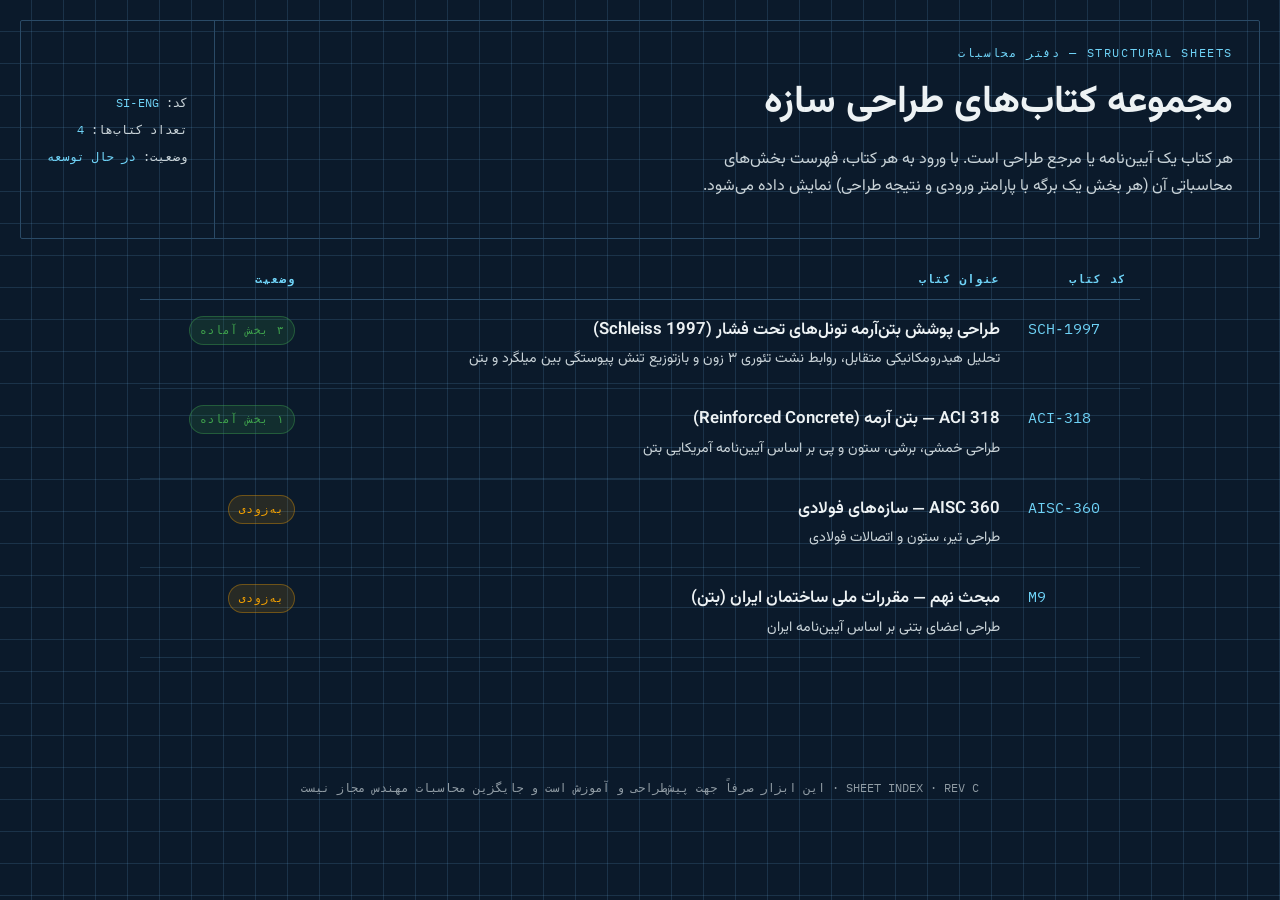
<file: index.html>
<!DOCTYPE html>
<html lang="fa" dir="rtl">
<head>
<meta charset="UTF-8">
<meta name="viewport" content="width=device-width, initial-scale=1.0">
<title>دفتر محاسبات سازه | Structural Sheets</title>
<meta name="description" content="مجموعه‌ای از ابزارهای محاسباتی طراحی سازه، سازمان‌یافته بر اساس کتاب‌ها و آیین‌نامه‌های مرجع">
<link rel="preconnect" href="https://fonts.googleapis.com">
<link href="https://fonts.googleapis.com/css2?family=Archivo+Expanded:wght@600;700&family=IBM+Plex+Mono:wght@400;500;600&family=Vazirmatn:wght@400;500;600;700&display=swap" rel="stylesheet">
<link rel="stylesheet" href="assets/style.css">
</head>
<body class="blueprint-bg">

  <div class="title-block">
    <div class="title-block__main">
      <p class="title-block__eyebrow">Structural Sheets — دفتر محاسبات</p>
      <h1 class="title-block__title">مجموعه کتاب‌های طراحی سازه</h1>
      <p style="color:var(--paper-dim); max-width:60ch; margin-top:10px;">
        هر کتاب یک آیین‌نامه یا مرجع طراحی است. با ورود به هر کتاب، فهرست بخش‌های محاسباتی آن (هر بخش یک برگه با پارامتر ورودی و نتیجه طراحی) نمایش داده می‌شود.
      </p>
    </div>
    <div class="title-block__meta">
      <div>کد: <span>SI‑ENG</span></div>
      <div>تعداد کتاب‌ها: <span>4</span></div>
      <div>وضعیت: <span>در حال توسعه</span></div>
    </div>
  </div>

  <div class="wrap">
    <table class="sheet-index">
      <thead>
        <tr>
          <th>کد کتاب</th>
          <th>عنوان کتاب</th>
          <th>وضعیت</th>
        </tr>
      </thead>
      <tbody>
        <!-- Book 1: Schleiss 1997 (New Active Book) - Now points to the book landing/index page -->
        <tr class="available" onclick="location.href='books/schleiss-1997-pressure-tunnels/index.html'">
          <td class="sheet-no">SCH‑1997</td>
          <td>
            <div class="proj-title">طراحی پوشش بتن‌آرمه تونل‌های تحت فشار (Schleiss 1997)</div>
            <div class="proj-desc">تحلیل هیدرومکانیکی متقابل، روابط نشت تئوری ۳ زون و بازتوزیع تنش پیوستگی بین میلگرد و بتن</div>
          </td>
          <td><span class="status ready">۳ بخش آماده</span></td>
        </tr>

        <!-- Book 2: ACI-318 -->
        <tr class="available" onclick="location.href='books/aci-318/index.html'">
          <td class="sheet-no">ACI‑318</td>
          <td>
            <div class="proj-title">ACI 318 — بتن آرمه (Reinforced Concrete)</div>
            <div class="proj-desc">طراحی خمشی، برشی، ستون و پی بر اساس آیین‌نامه آمریکایی بتن</div>
          </td>
          <td><span class="status ready">۱ بخش آماده</span></td>
        </tr>

        <!-- Book 3: AISC-360 -->
        <tr>
          <td class="sheet-no">AISC‑360</td>
          <td>
            <div class="proj-title">AISC 360 — سازه‌های فولادی</div>
            <div class="proj-desc">طراحی تیر، ستون و اتصالات فولادی</div>
          </td>
          <td><span class="status soon">به‌زودی</span></td>
        </tr>

        <!-- Book 4: M9 -->
        <tr>
          <td class="sheet-no">M9</td>
          <td>
            <div class="proj-title">مبحث نهم — مقررات ملی ساختمان ایران (بتن)</div>
            <div class="proj-desc">طراحی اعضای بتنی بر اساس آیین‌نامه ایران</div>
          </td>
          <td><span class="status soon">به‌زودی</span></td>
        </tr>
      </tbody>
    </table>
  </div>

  <footer>SHEET INDEX · REV C · این ابزار صرفاً جهت پیش‌طراحی و آموزش است و جایگزین محاسبات مهندس مجاز نیست</footer>

</body>
</html>
</file>
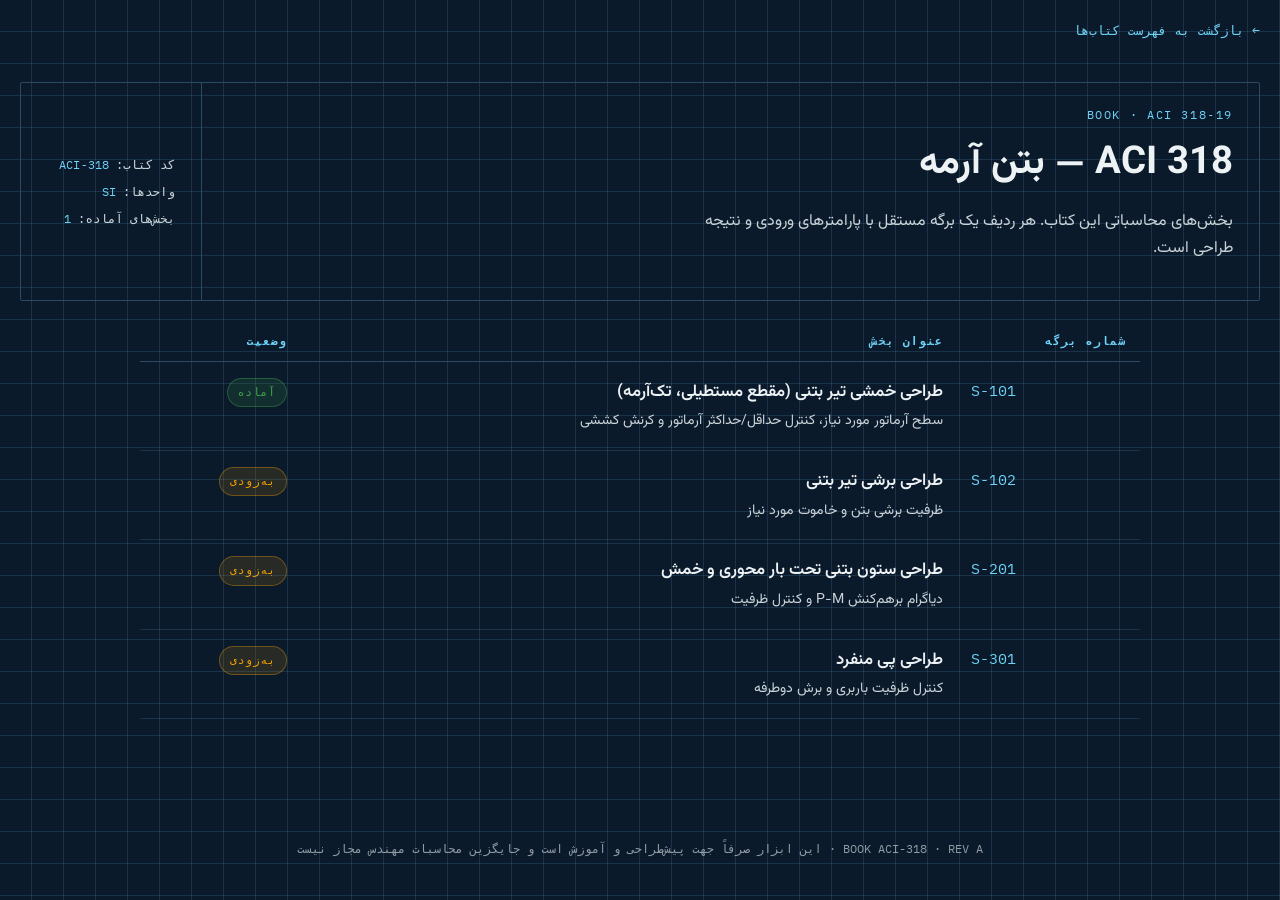
<file: books/aci-318/index.html>
<!DOCTYPE html>
<html lang="fa" dir="rtl">
<head>
<meta charset="UTF-8">
<meta name="viewport" content="width=device-width, initial-scale=1.0">
<title>ACI 318 | Structural Sheets</title>
<meta name="description" content="ابزارهای محاسباتی طراحی سازه بر اساس آیین‌نامه ACI 318">
<link rel="preconnect" href="https://fonts.googleapis.com">
<link href="https://fonts.googleapis.com/css2?family=Archivo+Expanded:wght@600;700&family=IBM+Plex+Mono:wght@400;500;600&family=Vazirmatn:wght@400;500;600;700&display=swap" rel="stylesheet">
<link rel="stylesheet" href="../../assets/style.css">
</head>
<body class="blueprint-bg">

  <a class="back-link" href="../../index.html">← بازگشت به فهرست کتاب‌ها</a>

  <div class="title-block">
    <div class="title-block__main">
      <p class="title-block__eyebrow">Book · ACI 318‑19</p>
      <h1 class="title-block__title">ACI 318 — بتن آرمه</h1>
      <p style="color:var(--paper-dim); max-width:60ch; margin-top:10px;">
        بخش‌های محاسباتی این کتاب. هر ردیف یک برگه مستقل با پارامترهای ورودی و نتیجه طراحی است.
      </p>
    </div>
    <div class="title-block__meta">
      <div>کد کتاب: <span>ACI‑318</span></div>
      <div>واحدها: <span>SI</span></div>
      <div>بخش‌های آماده: <span>1</span></div>
    </div>
  </div>

  <div class="wrap">
    <table class="sheet-index">
      <thead>
        <tr>
          <th>شماره برگه</th>
          <th>عنوان بخش</th>
          <th>وضعیت</th>
        </tr>
      </thead>
      <tbody>
        <tr class="available" onclick="location.href='beam-flexure/index.html'">
          <td class="sheet-no">S-101</td>
          <td>
            <div class="proj-title">طراحی خمشی تیر بتنی (مقطع مستطیلی، تک‌آرمه)</div>
            <div class="proj-desc">سطح آرماتور مورد نیاز، کنترل حداقل/حداکثر آرماتور و کرنش کششی</div>
          </td>
          <td><span class="status ready">آماده</span></td>
        </tr>
        <tr>
          <td class="sheet-no">S-102</td>
          <td>
            <div class="proj-title">طراحی برشی تیر بتنی</div>
            <div class="proj-desc">ظرفیت برشی بتن و خاموت مورد نیاز</div>
          </td>
          <td><span class="status soon">به‌زودی</span></td>
        </tr>
        <tr>
          <td class="sheet-no">S-201</td>
          <td>
            <div class="proj-title">طراحی ستون بتنی تحت بار محوری و خمش</div>
            <div class="proj-desc">دیاگرام برهم‌کنش P-M و کنترل ظرفیت</div>
          </td>
          <td><span class="status soon">به‌زودی</span></td>
        </tr>
        <tr>
          <td class="sheet-no">S-301</td>
          <td>
            <div class="proj-title">طراحی پی منفرد</div>
            <div class="proj-desc">کنترل ظرفیت باربری و برش دوطرفه</div>
          </td>
          <td><span class="status soon">به‌زودی</span></td>
        </tr>
      </tbody>
    </table>
  </div>

  <footer>BOOK ACI-318 · REV A · این ابزار صرفاً جهت پیش‌طراحی و آموزش است و جایگزین محاسبات مهندس مجاز نیست</footer>

</body>
</html>
</file>
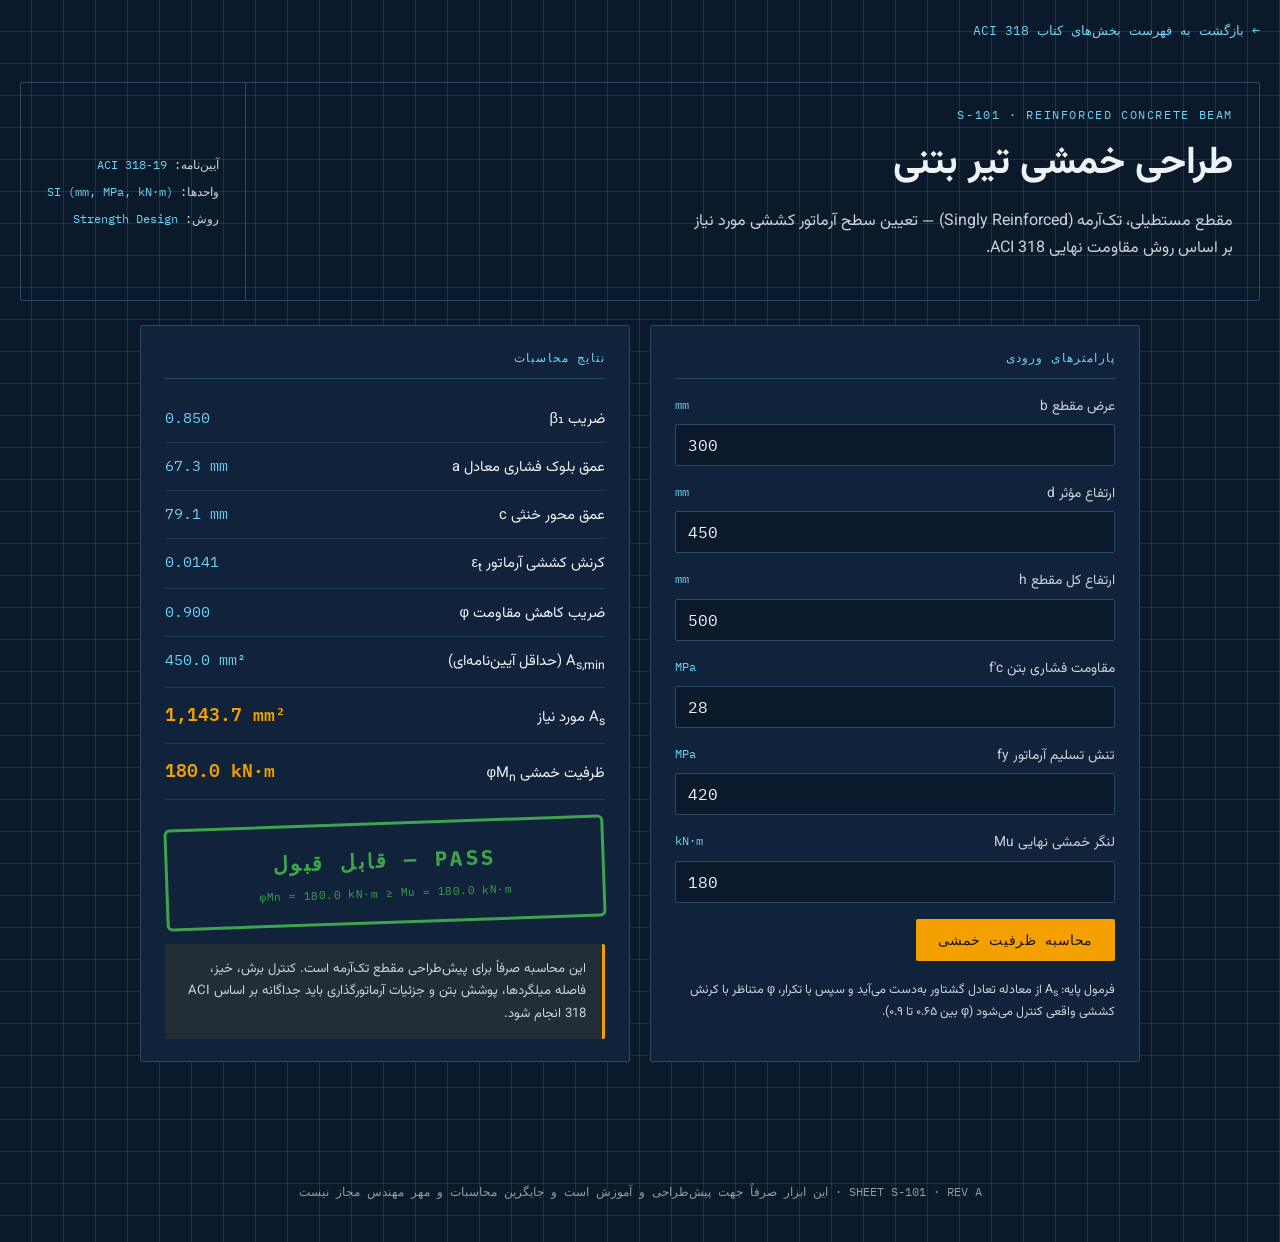
<file: books/aci-318/beam-flexure/index.html>
<!DOCTYPE html>
<html lang="fa" dir="rtl">
<head>
<meta charset="UTF-8">
<meta name="viewport" content="width=device-width, initial-scale=1.0">
<title>S-101 · طراحی خمشی تیر بتنی | Structural Sheets</title>
<link rel="preconnect" href="https://fonts.googleapis.com">
<link href="https://fonts.googleapis.com/css2?family=Archivo+Expanded:wght@600;700&family=IBM+Plex+Mono:wght@400;500;600&family=Vazirmatn:wght@400;500;600;700&display=swap" rel="stylesheet">
<link rel="stylesheet" href="../../../assets/style.css">
</head>
<body class="blueprint-bg">

  <a class="back-link" href="../index.html">← بازگشت به فهرست بخش‌های کتاب ACI 318</a>

  <div class="title-block">
    <div class="title-block__main">
      <p class="title-block__eyebrow">S-101 · Reinforced Concrete Beam</p>
      <h1 class="title-block__title">طراحی خمشی تیر بتنی</h1>
      <p style="color:var(--paper-dim); max-width:60ch; margin-top:10px;">
        مقطع مستطیلی، تک‌آرمه (Singly Reinforced) — تعیین سطح آرماتور کششی مورد نیاز بر اساس روش مقاومت نهایی ACI 318.
      </p>
    </div>
    <div class="title-block__meta">
      <div>آیین‌نامه: <span>ACI 318‑19</span></div>
      <div>واحدها: <span>SI (mm, MPa, kN·m)</span></div>
      <div>روش: <span>Strength Design</span></div>
    </div>
  </div>

  <div class="wrap">
    <div class="calc-grid">

      <!-- INPUT PANEL -->
      <div class="panel">
        <p class="panel__head">پارامترهای ورودی</p>

        <div class="field">
          <label>عرض مقطع b <span class="unit">mm</span></label>
          <input type="number" id="b" value="300" min="1">
        </div>
        <div class="field">
          <label>ارتفاع مؤثر d <span class="unit">mm</span></label>
          <input type="number" id="d" value="450" min="1">
        </div>
        <div class="field">
          <label>ارتفاع کل مقطع h <span class="unit">mm</span></label>
          <input type="number" id="h" value="500" min="1">
        </div>
        <div class="field">
          <label>مقاومت فشاری بتن f'c <span class="unit">MPa</span></label>
          <input type="number" id="fc" value="28" min="1" step="0.5">
        </div>
        <div class="field">
          <label>تنش تسلیم آرماتور fy <span class="unit">MPa</span></label>
          <input type="number" id="fy" value="420" min="1" step="10">
        </div>
        <div class="field">
          <label>لنگر خمشی نهایی Mu <span class="unit">kN·m</span></label>
          <input type="number" id="mu" value="180" min="0" step="1">
        </div>

        <button class="btn" onclick="calculate()">محاسبه ظرفیت خمشی</button>

        <p class="hint">
          فرمول پایه: A<sub>s</sub> از معادله تعادل گشتاور به‌دست می‌آید و سپس با تکرار، φ متناظر با کرنش کششی واقعی کنترل می‌شود (φ بین ۰.۶۵ تا ۰.۹).
        </p>
      </div>

      <!-- OUTPUT PANEL -->
      <div class="panel">
        <p class="panel__head">نتایج محاسبات</p>
        <div id="results">
          <p style="color:var(--paper-dim); font-size:.88rem;">پارامترها را وارد کرده و روی «محاسبه» بزنید.</p>
        </div>
      </div>

    </div>
  </div>

  <footer>SHEET S-101 · REV A · این ابزار صرفاً جهت پیش‌طراحی و آموزش است و جایگزین محاسبات و مهر مهندس مجاز نیست</footer>

  <script src="script.js"></script>
</body>
</html>
</file>
<file: assets/style.css>
/* ==========================================================================
   Design tokens — "Structural Sheet" system
   ========================================================================== */
:root{
  --ink: #0B1A2B;          /* blueprint navy — primary background */
  --ink-2: #10233A;        /* raised panel navy */
  --line: #2A4A66;         /* blueprint linework */
  --line-soft: rgba(127,201,255,0.14);
  --paper: #EDF2F4;        /* light content / sheet paper */
  --paper-dim: #C9D3D8;
  --cyan: #6FD3F7;         /* blueprint highlight */
  --amber: #F4A100;        /* action / stamp accent */
  --pass: #3FA34D;
  --fail: #D64545;
  --ink-text: #0B1A2B;
  --font-display: 'Archivo Expanded', 'Vazirmatn', sans-serif;
  --font-body: 'Vazirmatn', 'Inter', sans-serif;
  --font-mono: 'IBM Plex Mono', 'Space Mono', monospace;
}

*{box-sizing:border-box;}
html{scroll-behavior:smooth;}
body{
  margin:0;
  background:var(--ink);
  color:var(--paper);
  font-family:var(--font-body);
  line-height:1.7;
  -webkit-font-smoothing:antialiased;
}

/* Blueprint grid background */
.blueprint-bg{
  background-image:
    linear-gradient(var(--line-soft) 1px, transparent 1px),
    linear-gradient(90deg, var(--line-soft) 1px, transparent 1px);
  background-size: 32px 32px;
  background-position: -1px -1px;
}

a{color:inherit;}

/* ---- Title block (signature element) ---- */
.title-block{
  border:1px solid var(--line);
  border-radius:2px;
  margin:20px;
  display:grid;
  grid-template-columns: 1fr auto;
  overflow:hidden;
}
.title-block__main{
  padding:22px 26px;
  border-inline-end:1px solid var(--line);
}
.title-block__eyebrow{
  font-family:var(--font-mono);
  font-size:.72rem;
  letter-spacing:.14em;
  color:var(--cyan);
  text-transform:uppercase;
  margin:0 0 8px;
}
.title-block__title{
  font-family:var(--font-display);
  font-weight:700;
  font-size:clamp(1.6rem, 3vw, 2.4rem);
  margin:0;
  color:var(--paper);
}
.title-block__meta{
  display:flex;
  flex-direction:column;
  justify-content:center;
  padding:22px 26px;
  font-family:var(--font-mono);
  font-size:.78rem;
  color:var(--paper-dim);
  min-width:180px;
  gap:6px;
}
.title-block__meta div span{color:var(--cyan); direction:ltr; unicode-bidi:isolate;}

/* ---- Layout shells ---- */
.wrap{max-width:1040px; margin:0 auto; padding:0 20px 80px;}
.sheet-index{width:100%; border-collapse:collapse; margin-top:10px;}
.sheet-index th{
  font-family:var(--font-mono);
  font-size:.72rem;
  letter-spacing:.1em;
  text-transform:uppercase;
  color:var(--cyan);
  text-align:start;
  padding:10px 14px;
  border-bottom:1px solid var(--line);
}
.sheet-index td{
  padding:16px 14px;
  border-bottom:1px solid var(--line-soft);
  vertical-align:top;
}
.sheet-index tr.available{cursor:pointer;}
.sheet-index tr.available:hover td{background:rgba(111,211,247,.05);}
.sheet-no{
  font-family:var(--font-mono);
  color:var(--cyan);
  font-size:.95rem;
  white-space:nowrap;
  direction:ltr;
}
.proj-title{font-family:var(--font-display); font-weight:600; font-size:1.05rem; color:var(--paper);}
.proj-desc{color:var(--paper-dim); font-size:.88rem; margin-top:4px;}
.status{
  font-family:var(--font-mono);
  font-size:.7rem;
  letter-spacing:.08em;
  text-transform:uppercase;
  padding:4px 10px;
  border-radius:100px;
  white-space:nowrap;
  display:inline-block;
}
.status.ready{background:rgba(63,163,77,.15); color:var(--pass); border:1px solid rgba(63,163,77,.4);}
.status.soon{background:rgba(244,161,0,.12); color:var(--amber); border:1px solid rgba(244,161,0,.35);}

/* ---- Buttons / inputs ---- */
.btn{
  font-family:var(--font-mono);
  font-size:.85rem;
  letter-spacing:.04em;
  background:var(--amber);
  color:#1A1200;
  border:none;
  padding:12px 22px;
  border-radius:2px;
  cursor:pointer;
  transition:transform .15s ease, box-shadow .15s ease;
}
.btn:hover{transform:translateY(-1px); box-shadow:0 6px 18px rgba(244,161,0,.25);}
.btn:focus-visible, a:focus-visible, input:focus-visible{outline:2px solid var(--cyan); outline-offset:2px;}

/* ---- Calc sheet layout ---- */
.calc-grid{display:grid; grid-template-columns:1fr 1fr; gap:20px; margin-top:24px;}
@media (max-width:860px){.calc-grid{grid-template-columns:1fr;}}
.panel{
  background:var(--ink-2);
  border:1px solid var(--line);
  border-radius:2px;
  padding:22px 24px;
}
.panel__head{
  font-family:var(--font-mono);
  font-size:.72rem;
  letter-spacing:.1em;
  text-transform:uppercase;
  color:var(--cyan);
  margin:0 0 16px;
  padding-bottom:10px;
  border-bottom:1px solid var(--line);
}
.field{margin-bottom:16px;}
.field label{
  display:flex; justify-content:space-between;
  font-size:.86rem; color:var(--paper-dim); margin-bottom:6px;
}
.field label .unit{font-family:var(--font-mono); color:var(--cyan); font-size:.76rem; direction:ltr;}
.field input{
  width:100%;
  background:var(--ink);
  border:1px solid var(--line);
  color:var(--paper);
  font-family:var(--font-mono);
  font-size:1rem;
  padding:10px 12px;
  border-radius:2px;
  direction:ltr;
  text-align:left;
}
.field input:focus{border-color:var(--cyan);}
.hint{font-size:.78rem; color:var(--paper-dim); margin-top:20px; line-height:1.6;}

/* ---- Results ---- */
.result-row{
  display:flex; justify-content:space-between; align-items:baseline;
  padding:10px 0; border-bottom:1px solid var(--line-soft);
  font-size:.92rem;
}
.result-row:last-child{border-bottom:none;}
.result-row .val{font-family:var(--font-mono); color:var(--cyan); direction:ltr;}
.result-row.highlight .val{color:var(--amber); font-size:1.15rem; font-weight:600;}

.stamp{
  margin-top:22px; padding:18px; text-align:center;
  border:3px solid var(--pass);
  border-radius:6px;
  color:var(--pass);
  font-family:var(--font-mono);
  font-weight:700;
  letter-spacing:.12em;
  text-transform:uppercase;
  transform:rotate(-2deg);
  font-size:1.3rem;
}
.stamp.fail{border-color:var(--fail); color:var(--fail);}
.stamp small{display:block; font-weight:400; letter-spacing:.04em; margin-top:6px; font-size:.7rem; text-transform:none;}

.note-box{
  margin-top:20px; padding:14px 16px;
  background:rgba(244,161,0,.08);
  border-inline-start:3px solid var(--amber);
  font-size:.82rem; color:var(--paper-dim);
  border-radius:2px;
}

footer{
  text-align:center; color:var(--paper-dim);
  font-family:var(--font-mono); font-size:.75rem;
  padding:40px 20px; opacity:.7;
}
.back-link{
  display:inline-flex; align-items:center; gap:6px;
  font-family:var(--font-mono); font-size:.8rem;
  color:var(--cyan); text-decoration:none; margin:20px;
}
</file>
